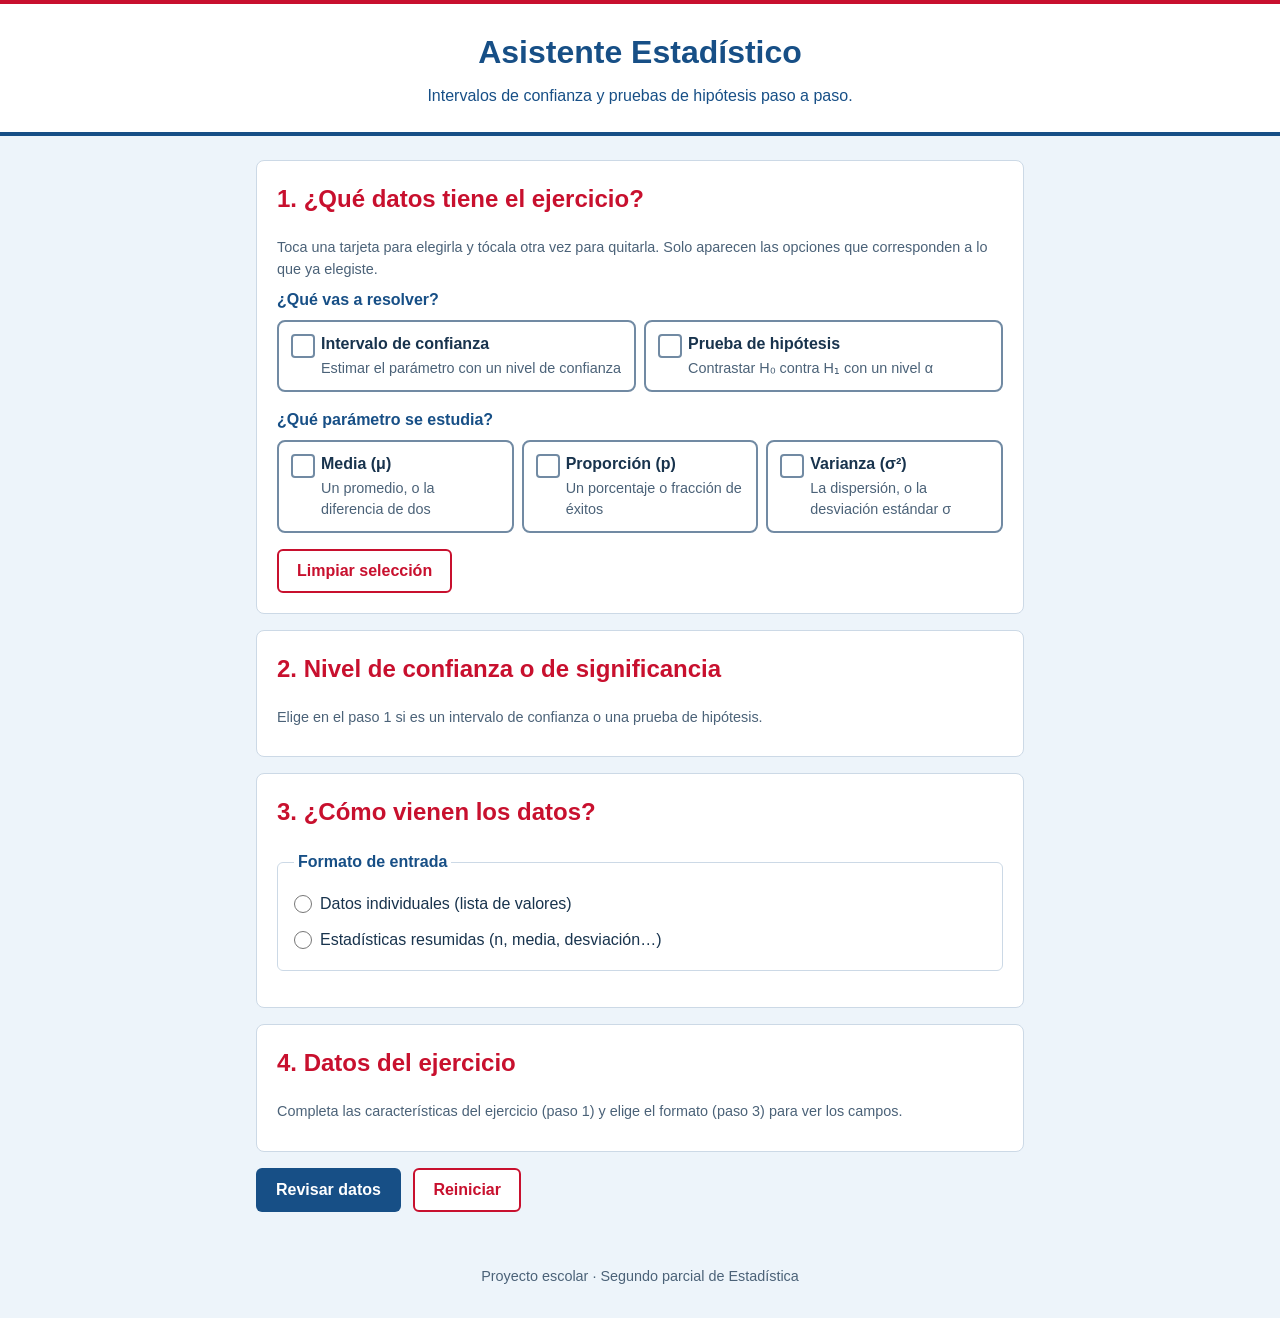
<file: index.html>
<!DOCTYPE html>
<html lang="es">
<head>
  <meta charset="UTF-8">
  <meta name="viewport" content="width=device-width, initial-scale=1.0">
  <title>Asistente Estadístico</title>
  <link rel="icon" type="image/webp" href="favicon.webp">
  <link rel="stylesheet" href="css/estilos.css">
  <script src="js/estadistica.js" defer></script>
  <script src="js/valores-criticos.js" defer></script>
  <script src="js/metodos.js" defer></script>
  <script src="js/selector.js" defer></script>
  <script src="js/intervalos.js" defer></script>
  <script src="js/decisiones.js" defer></script>
  <script src="js/pruebas.js" defer></script>
  <script src="js/presentacion.js" defer></script>
  <script src="js/app.js" defer></script>
</head>
<body>
  <header class="encabezado">
    <h1>Asistente Estadístico</h1>
    <p>Intervalos de confianza y pruebas de hipótesis paso a paso.</p>
  </header>

  <main class="contenido">

    <form id="formulario-ejercicio" novalidate>

      <section class="tarjeta" id="selector">
        <h2>1. ¿Qué datos tiene el ejercicio?</h2>
        <p class="ayuda">Toca una tarjeta para elegirla y tócala otra vez para quitarla. Solo aparecen las opciones que corresponden a lo que ya elegiste.</p>

        <div class="grupo-tarjetas" role="group" aria-labelledby="pregunta-tipo" data-pregunta="tipo">
          <h3 id="pregunta-tipo">¿Qué vas a resolver?</h3>
          <div class="tarjetas-opciones">
            <button type="button" class="tarjeta-opcion" data-pregunta="tipo" data-valor="intervalo" aria-pressed="false">
              <span class="tarjeta-titulo">Intervalo de confianza</span>
              <span class="tarjeta-detalle">Estimar el parámetro con un nivel de confianza</span>
            </button>
            <button type="button" class="tarjeta-opcion" data-pregunta="tipo" data-valor="prueba" aria-pressed="false">
              <span class="tarjeta-titulo">Prueba de hipótesis</span>
              <span class="tarjeta-detalle">Contrastar H₀ contra H₁ con un nivel α</span>
            </button>
          </div>
        </div>

        <div class="grupo-tarjetas" role="group" aria-labelledby="pregunta-parametro" data-pregunta="parametro">
          <h3 id="pregunta-parametro">¿Qué parámetro se estudia?</h3>
          <div class="tarjetas-opciones">
            <button type="button" class="tarjeta-opcion" data-pregunta="parametro" data-valor="media" aria-pressed="false">
              <span class="tarjeta-titulo">Media (μ)</span>
              <span class="tarjeta-detalle">Un promedio, o la diferencia de dos</span>
            </button>
            <button type="button" class="tarjeta-opcion" data-pregunta="parametro" data-valor="proporcion" aria-pressed="false">
              <span class="tarjeta-titulo">Proporción (p)</span>
              <span class="tarjeta-detalle">Un porcentaje o fracción de éxitos</span>
            </button>
            <button type="button" class="tarjeta-opcion" data-pregunta="parametro" data-valor="varianza" aria-pressed="false">
              <span class="tarjeta-titulo">Varianza (σ²)</span>
              <span class="tarjeta-detalle">La dispersión, o la desviación estándar σ</span>
            </button>
          </div>
        </div>

        <div class="grupo-tarjetas" role="group" aria-labelledby="pregunta-muestras" data-pregunta="muestras" hidden>
          <h3 id="pregunta-muestras">¿Cuántas muestras hay?</h3>
          <div class="tarjetas-opciones">
            <button type="button" class="tarjeta-opcion" data-pregunta="muestras" data-valor="una" aria-pressed="false">
              <span class="tarjeta-titulo">Una muestra</span>
              <span class="tarjeta-detalle">Un solo grupo de datos</span>
            </button>
            <button type="button" class="tarjeta-opcion" data-pregunta="muestras" data-valor="dos" aria-pressed="false">
              <span class="tarjeta-titulo">Dos muestras</span>
              <span class="tarjeta-detalle">Se comparan dos grupos de datos</span>
            </button>
          </div>
        </div>

        <div class="grupo-tarjetas" role="group" aria-labelledby="pregunta-relacion" data-pregunta="relacion" hidden>
          <h3 id="pregunta-relacion">¿Cómo se relacionan las dos muestras?</h3>
          <div class="tarjetas-opciones">
            <button type="button" class="tarjeta-opcion" data-pregunta="relacion" data-valor="independientes" aria-pressed="false">
              <span class="tarjeta-titulo">Independientes</span>
              <span class="tarjeta-detalle">Grupos distintos; pueden tener distinto tamaño</span>
            </button>
            <button type="button" class="tarjeta-opcion" data-pregunta="relacion" data-valor="pareadas" aria-pressed="false">
              <span class="tarjeta-titulo">Pareadas</span>
              <span class="tarjeta-detalle">Los mismos sujetos medidos dos veces (antes y después)</span>
            </button>
          </div>
        </div>

        <div class="grupo-tarjetas" role="group" aria-labelledby="pregunta-sigma" data-pregunta="sigma" hidden>
          <h3 id="pregunta-sigma">¿El enunciado da la desviación estándar poblacional (σ)?</h3>
          <div class="tarjetas-opciones">
            <button type="button" class="tarjeta-opcion" data-pregunta="sigma" data-valor="conocida" aria-pressed="false">
              <span class="tarjeta-titulo">σ conocida</span>
              <span class="tarjeta-detalle">El enunciado da σ (en dos muestras, σ₁ y σ₂)</span>
            </button>
            <button type="button" class="tarjeta-opcion" data-pregunta="sigma" data-valor="desconocida" aria-pressed="false">
              <span class="tarjeta-titulo">σ desconocida</span>
              <span class="tarjeta-detalle">Solo hay la desviación de la muestra (s) o los datos</span>
            </button>
          </div>
        </div>

        <div class="grupo-tarjetas" role="group" aria-labelledby="pregunta-varianzas" data-pregunta="varianzas" hidden>
          <h3 id="pregunta-varianzas">¿Qué supone el enunciado sobre las varianzas poblacionales?</h3>
          <div class="tarjetas-opciones">
            <button type="button" class="tarjeta-opcion" data-pregunta="varianzas" data-valor="iguales" aria-pressed="false">
              <span class="tarjeta-titulo">Iguales</span>
              <span class="tarjeta-detalle">σ₁² = σ₂²</span>
            </button>
            <button type="button" class="tarjeta-opcion" data-pregunta="varianzas" data-valor="diferentes" aria-pressed="false">
              <span class="tarjeta-titulo">Diferentes</span>
              <span class="tarjeta-detalle">σ₁² ≠ σ₂²</span>
            </button>
          </div>
        </div>

        <div id="vista-metodo" class="vista-metodo" role="status" aria-live="polite" hidden></div>

        <button type="button" id="boton-limpiar-seleccion" class="secundario">Limpiar selección</button>
      </section>

      <section class="tarjeta">
        <h2>2. Nivel de confianza o de significancia</h2>

        <p id="aviso-nivel" class="ayuda">Elige en el paso 1 si es un intervalo de confianza o una prueba de hipótesis.</p>

        <div class="campo condicional" data-tipo="intervalo">
          <label for="nivel-confianza">Nivel de confianza (%)</label>
          <input type="number" id="nivel-confianza" name="nivel-confianza"
                 value="95" step="any" inputmode="decimal" aria-describedby="ayuda-confianza">
          <p class="ayuda" id="ayuda-confianza">Escribe un porcentaje, por ejemplo 90, 95 o 99.</p>
        </div>

        <div class="campo condicional" data-tipo="prueba">
          <label for="nivel-significancia">Nivel de significancia (α)</label>
          <input type="number" id="nivel-significancia" name="nivel-significancia"
                 value="0.05" step="any" inputmode="decimal" aria-describedby="ayuda-significancia">
          <p class="ayuda" id="ayuda-significancia">Escribe un valor entre 0 y 1, por ejemplo 0.01, 0.05 o 0.10.</p>
        </div>
      </section>

      <section class="tarjeta">
        <h2>3. ¿Cómo vienen los datos?</h2>

        <fieldset class="opciones">
          <legend>Formato de entrada</legend>
          <label class="opcion">
            <input type="radio" name="formato" value="lista">
            Datos individuales (lista de valores)
          </label>
          <label class="opcion">
            <input type="radio" name="formato" value="resumen">
            Estadísticas resumidas (n, media, desviación…)
          </label>
        </fieldset>
      </section>

      <section class="tarjeta">
        <h2>4. Datos del ejercicio</h2>

        <p id="aviso-datos" class="ayuda">Completa las características del ejercicio (paso 1) y elige el formato (paso 3) para ver los campos.</p>

        <!-- Una media -->
        <fieldset class="bloque condicional" data-caso="una-media" data-formato="lista">
          <legend>Datos de la muestra</legend>
          <div class="campo">
            <label for="media-datos">Observaciones</label>
            <textarea id="media-datos" name="media-datos" rows="3" aria-describedby="ayuda-media-datos"></textarea>
            <p class="ayuda" id="ayuda-media-datos">Separa los valores con comas, espacios o saltos de línea (12.5, 14, 15.2). Si usas coma decimal, separa con punto y coma (12,5; 14; 15,2).</p>
          </div>
        </fieldset>

        <fieldset class="bloque condicional" data-caso="una-media" data-formato="resumen">
          <legend>Estadísticas de la muestra</legend>
          <div class="campo">
            <label for="media-n">Tamaño de muestra (n)</label>
            <input type="number" id="media-n" name="media-n" min="1" step="1" inputmode="numeric">
          </div>
          <div class="campo">
            <label for="media-xbarra">Media muestral (x̄)</label>
            <input type="number" id="media-xbarra" name="media-xbarra" step="any" inputmode="decimal">
          </div>
        </fieldset>

        <fieldset class="bloque condicional" data-caso="una-media" data-formato="lista resumen" data-sigma="conocida">
          <legend>Dato poblacional</legend>
          <div class="campo">
            <label for="media-sigma">Desviación estándar poblacional (σ)</label>
            <input type="number" id="media-sigma" name="media-sigma" min="0" step="any" inputmode="decimal">
          </div>
        </fieldset>

        <fieldset class="bloque condicional" data-tipo="intervalo" data-caso="una-media" data-formato="lista resumen" data-sigma="conocida">
          <legend>Tamaño de muestra (opcional)</legend>
          <div class="campo">
            <label for="media-error">Error máximo deseado (e)</label>
            <input type="number" id="media-error" name="media-error" min="0" step="any" inputmode="decimal" aria-describedby="ayuda-media-error">
            <p class="ayuda" id="ayuda-media-error">Si el ejercicio pregunta qué tamaño de muestra se necesita, escribe el error máximo permitido. Se calcula n = (z<sub>α/2</sub> · σ / e)².</p>
          </div>
        </fieldset>

        <fieldset class="bloque condicional" data-caso="una-media" data-formato="resumen" data-sigma="desconocida">
          <legend>Dispersión de la muestra</legend>
          <div class="campo">
            <label for="media-s">Desviación estándar muestral (s)</label>
            <input type="number" id="media-s" name="media-s" min="0" step="any" inputmode="decimal">
          </div>
        </fieldset>

        <!-- Una proporción -->
        <fieldset class="bloque condicional" data-caso="una-proporcion" data-formato="lista">
          <legend>Resultados de la muestra</legend>
          <div class="campo">
            <label for="prop-datos">Resultados (1 = éxito, 0 = fracaso)</label>
            <textarea id="prop-datos" name="prop-datos" rows="3" aria-describedby="ayuda-prop-datos"></textarea>
            <p class="ayuda" id="ayuda-prop-datos">Escribe solo 0 y 1, separados por comas, espacios o punto y coma. Ejemplo: 1, 0, 1, 1, 0</p>
          </div>
        </fieldset>

        <fieldset class="bloque condicional" data-caso="una-proporcion" data-formato="resumen">
          <legend>Estadísticas de la muestra</legend>
          <div class="campo">
            <label for="prop-n">Tamaño de muestra (n)</label>
            <input type="number" id="prop-n" name="prop-n" min="1" step="1" inputmode="numeric">
          </div>
          <p class="ayuda">Llena solo uno de los dos campos siguientes, según lo que dé el enunciado.</p>
          <div class="campo">
            <label for="prop-x">Número de éxitos (x)</label>
            <input type="number" id="prop-x" name="prop-x" min="0" step="1" inputmode="numeric">
          </div>
          <div class="campo">
            <label for="prop-phat">Proporción muestral (p̂)</label>
            <input type="number" id="prop-phat" name="prop-phat" min="0" max="1" step="any" inputmode="decimal" aria-describedby="ayuda-prop-phat">
            <p class="ayuda" id="ayuda-prop-phat">Entre 0 y 1. Si te dan un porcentaje, divide entre 100 (35 % → 0.35).</p>
          </div>
        </fieldset>

        <fieldset class="bloque condicional" data-tipo="intervalo" data-caso="una-proporcion" data-formato="lista resumen">
          <legend>Tamaño de muestra (opcional)</legend>
          <div class="campo">
            <label for="prop-error">Error máximo deseado (e)</label>
            <input type="number" id="prop-error" name="prop-error" min="0" max="1" step="any" inputmode="decimal" aria-describedby="ayuda-prop-error">
            <p class="ayuda" id="ayuda-prop-error">Si el ejercicio pregunta qué tamaño de muestra se necesita, escribe el error máximo permitido entre 0 y 1 (3 % → 0.03). Se calcula n = z<sub>α/2</sub>² · p · q / e² con la p de la muestra.</p>
          </div>
        </fieldset>

        <!-- Una varianza -->
        <fieldset class="bloque condicional" data-caso="una-varianza" data-formato="lista">
          <legend>Datos de la muestra</legend>
          <div class="campo">
            <label for="var-datos">Observaciones</label>
            <textarea id="var-datos" name="var-datos" rows="3" aria-describedby="ayuda-var-datos"></textarea>
            <p class="ayuda" id="ayuda-var-datos">Separa los valores con comas, espacios o saltos de línea (12.5, 14, 15.2). Si usas coma decimal, separa con punto y coma (12,5; 14; 15,2).</p>
          </div>
        </fieldset>

        <fieldset class="bloque condicional" data-caso="una-varianza" data-formato="resumen">
          <legend>Estadísticas de la muestra</legend>
          <div class="campo">
            <label for="var-n">Tamaño de muestra (n)</label>
            <input type="number" id="var-n" name="var-n" min="1" step="1" inputmode="numeric">
          </div>
          <p class="ayuda">Llena solo uno de los dos campos siguientes, según lo que dé el enunciado.</p>
          <div class="campo">
            <label for="var-s">Desviación estándar muestral (s)</label>
            <input type="number" id="var-s" name="var-s" min="0" step="any" inputmode="decimal">
          </div>
          <div class="campo">
            <label for="var-s2">Varianza muestral (s²)</label>
            <input type="number" id="var-s2" name="var-s2" min="0" step="any" inputmode="decimal">
          </div>
        </fieldset>

        <!-- Dos medias (muestras independientes) -->
        <fieldset class="bloque condicional" data-caso="dos-medias" data-formato="lista">
          <legend>Datos de las muestras</legend>
          <div class="dos-columnas">
            <div class="campo">
              <label for="dm1-datos">Observaciones de la muestra 1</label>
              <textarea id="dm1-datos" name="dm1-datos" rows="3" aria-describedby="ayuda-dm-datos"></textarea>
            </div>
            <div class="campo">
              <label for="dm2-datos">Observaciones de la muestra 2</label>
              <textarea id="dm2-datos" name="dm2-datos" rows="3" aria-describedby="ayuda-dm-datos"></textarea>
            </div>
          </div>
          <p class="ayuda" id="ayuda-dm-datos">Separa los valores con comas, espacios o saltos de línea (12.5, 14, 15.2). Si usas coma decimal, separa con punto y coma (12,5; 14; 15,2). Las muestras pueden tener distinto tamaño.</p>
        </fieldset>

        <fieldset class="bloque condicional" data-caso="dos-medias" data-formato="resumen">
          <legend>Estadísticas de las muestras</legend>
          <div class="dos-columnas">
            <div>
              <div class="campo">
                <label for="dm1-n">Tamaño de la muestra 1 (n₁)</label>
                <input type="number" id="dm1-n" name="dm1-n" min="1" step="1" inputmode="numeric">
              </div>
              <div class="campo">
                <label for="dm1-xbarra">Media de la muestra 1 (x̄₁)</label>
                <input type="number" id="dm1-xbarra" name="dm1-xbarra" step="any" inputmode="decimal">
              </div>
            </div>
            <div>
              <div class="campo">
                <label for="dm2-n">Tamaño de la muestra 2 (n₂)</label>
                <input type="number" id="dm2-n" name="dm2-n" min="1" step="1" inputmode="numeric">
              </div>
              <div class="campo">
                <label for="dm2-xbarra">Media de la muestra 2 (x̄₂)</label>
                <input type="number" id="dm2-xbarra" name="dm2-xbarra" step="any" inputmode="decimal">
              </div>
            </div>
          </div>
        </fieldset>

        <fieldset class="bloque condicional" data-caso="dos-medias" data-formato="lista resumen" data-sigma="conocida">
          <legend>Datos poblacionales</legend>
          <div class="dos-columnas">
            <div class="campo">
              <label for="dm1-sigma">Desviación poblacional 1 (σ₁)</label>
              <input type="number" id="dm1-sigma" name="dm1-sigma" min="0" step="any" inputmode="decimal">
            </div>
            <div class="campo">
              <label for="dm2-sigma">Desviación poblacional 2 (σ₂)</label>
              <input type="number" id="dm2-sigma" name="dm2-sigma" min="0" step="any" inputmode="decimal">
            </div>
          </div>
        </fieldset>

        <fieldset class="bloque condicional" data-caso="dos-medias" data-formato="resumen" data-sigma="desconocida">
          <legend>Dispersión de las muestras</legend>
          <div class="dos-columnas">
            <div class="campo">
              <label for="dm1-s">Desviación muestral 1 (s₁)</label>
              <input type="number" id="dm1-s" name="dm1-s" min="0" step="any" inputmode="decimal">
            </div>
            <div class="campo">
              <label for="dm2-s">Desviación muestral 2 (s₂)</label>
              <input type="number" id="dm2-s" name="dm2-s" min="0" step="any" inputmode="decimal">
            </div>
          </div>
        </fieldset>

        <!-- Dos proporciones -->
        <fieldset class="bloque condicional" data-caso="dos-proporciones" data-formato="lista">
          <legend>Resultados de las muestras</legend>
          <div class="dos-columnas">
            <div class="campo">
              <label for="dp1-datos">Resultados de la muestra 1</label>
              <textarea id="dp1-datos" name="dp1-datos" rows="3" aria-describedby="ayuda-dp-datos"></textarea>
            </div>
            <div class="campo">
              <label for="dp2-datos">Resultados de la muestra 2</label>
              <textarea id="dp2-datos" name="dp2-datos" rows="3" aria-describedby="ayuda-dp-datos"></textarea>
            </div>
          </div>
          <p class="ayuda" id="ayuda-dp-datos">Escribe 1 para éxito y 0 para fracaso, separados por comas, espacios o punto y coma.</p>
        </fieldset>

        <fieldset class="bloque condicional" data-caso="dos-proporciones" data-formato="resumen">
          <legend>Estadísticas de las muestras</legend>
          <p class="ayuda">En cada muestra llena el número de éxitos (x) o la proporción (p̂), no ambos.</p>
          <div class="dos-columnas">
            <div>
              <div class="campo">
                <label for="dp1-n">Tamaño de la muestra 1 (n₁)</label>
                <input type="number" id="dp1-n" name="dp1-n" min="1" step="1" inputmode="numeric">
              </div>
              <div class="campo">
                <label for="dp1-x">Éxitos en la muestra 1 (x₁)</label>
                <input type="number" id="dp1-x" name="dp1-x" min="0" step="1" inputmode="numeric">
              </div>
              <div class="campo">
                <label for="dp1-phat">Proporción de la muestra 1 (p̂₁)</label>
                <input type="number" id="dp1-phat" name="dp1-phat" min="0" max="1" step="any" inputmode="decimal">
              </div>
            </div>
            <div>
              <div class="campo">
                <label for="dp2-n">Tamaño de la muestra 2 (n₂)</label>
                <input type="number" id="dp2-n" name="dp2-n" min="1" step="1" inputmode="numeric">
              </div>
              <div class="campo">
                <label for="dp2-x">Éxitos en la muestra 2 (x₂)</label>
                <input type="number" id="dp2-x" name="dp2-x" min="0" step="1" inputmode="numeric">
              </div>
              <div class="campo">
                <label for="dp2-phat">Proporción de la muestra 2 (p̂₂)</label>
                <input type="number" id="dp2-phat" name="dp2-phat" min="0" max="1" step="any" inputmode="decimal">
              </div>
            </div>
          </div>
        </fieldset>

        <!-- Cociente de varianzas -->
        <fieldset class="bloque condicional" data-caso="cociente-varianzas" data-formato="lista">
          <legend>Datos de las muestras</legend>
          <div class="dos-columnas">
            <div class="campo">
              <label for="cv1-datos">Observaciones de la muestra 1</label>
              <textarea id="cv1-datos" name="cv1-datos" rows="3" aria-describedby="ayuda-cv-datos"></textarea>
            </div>
            <div class="campo">
              <label for="cv2-datos">Observaciones de la muestra 2</label>
              <textarea id="cv2-datos" name="cv2-datos" rows="3" aria-describedby="ayuda-cv-datos"></textarea>
            </div>
          </div>
          <p class="ayuda" id="ayuda-cv-datos">Separa los valores con comas, espacios o saltos de línea (12.5, 14, 15.2). Si usas coma decimal, separa con punto y coma (12,5; 14; 15,2).</p>
        </fieldset>

        <fieldset class="bloque condicional" data-caso="cociente-varianzas" data-formato="resumen">
          <legend>Estadísticas de las muestras</legend>
          <p class="ayuda">En cada muestra llena la desviación (s) o la varianza (s²), no ambas.</p>
          <div class="dos-columnas">
            <div>
              <div class="campo">
                <label for="cv1-n">Tamaño de la muestra 1 (n₁)</label>
                <input type="number" id="cv1-n" name="cv1-n" min="1" step="1" inputmode="numeric">
              </div>
              <div class="campo">
                <label for="cv1-s">Desviación muestral 1 (s₁)</label>
                <input type="number" id="cv1-s" name="cv1-s" min="0" step="any" inputmode="decimal">
              </div>
              <div class="campo">
                <label for="cv1-s2">Varianza muestral 1 (s₁²)</label>
                <input type="number" id="cv1-s2" name="cv1-s2" min="0" step="any" inputmode="decimal">
              </div>
            </div>
            <div>
              <div class="campo">
                <label for="cv2-n">Tamaño de la muestra 2 (n₂)</label>
                <input type="number" id="cv2-n" name="cv2-n" min="1" step="1" inputmode="numeric">
              </div>
              <div class="campo">
                <label for="cv2-s">Desviación muestral 2 (s₂)</label>
                <input type="number" id="cv2-s" name="cv2-s" min="0" step="any" inputmode="decimal">
              </div>
              <div class="campo">
                <label for="cv2-s2">Varianza muestral 2 (s₂²)</label>
                <input type="number" id="cv2-s2" name="cv2-s2" min="0" step="any" inputmode="decimal">
              </div>
            </div>
          </div>
        </fieldset>

        <!-- Muestras pareadas -->
        <fieldset class="bloque condicional" data-caso="pareadas" data-formato="lista">
          <legend>Datos pareados</legend>
          <div class="dos-columnas">
            <div class="campo">
              <label for="par1-datos">Muestra 1 (por ejemplo, "antes")</label>
              <textarea id="par1-datos" name="par1-datos" rows="3" aria-describedby="ayuda-par-datos"></textarea>
            </div>
            <div class="campo">
              <label for="par2-datos">Muestra 2 (por ejemplo, "después")</label>
              <textarea id="par2-datos" name="par2-datos" rows="3" aria-describedby="ayuda-par-datos"></textarea>
            </div>
          </div>
          <p class="ayuda" id="ayuda-par-datos">Separa los valores con comas, espacios o saltos de línea (12.5, 14, 15.2). Si usas coma decimal, separa con punto y coma (12,5; 14; 15,2). Ambas listas deben tener la misma cantidad de valores y estar en el mismo orden: el primer valor de la muestra 1 va con el primero de la muestra 2, y así sucesivamente.</p>
        </fieldset>

        <fieldset class="bloque condicional" data-caso="pareadas" data-formato="resumen">
          <legend>Estadísticas de las diferencias (d = muestra 1 − muestra 2)</legend>
          <div class="campo">
            <label for="par-n">Número de pares (n)</label>
            <input type="number" id="par-n" name="par-n" min="1" step="1" inputmode="numeric">
          </div>
          <div class="campo">
            <label for="par-dbarra">Media de las diferencias (d̄)</label>
            <input type="number" id="par-dbarra" name="par-dbarra" step="any" inputmode="decimal">
          </div>
          <div class="campo">
            <label for="par-sd">Desviación estándar de las diferencias (s_d)</label>
            <input type="number" id="par-sd" name="par-sd" min="0" step="any" inputmode="decimal">
          </div>
        </fieldset>

        <!-- Hipótesis (solo en pruebas de hipótesis, Parte 9) -->
        <fieldset class="bloque condicional" data-tipo="prueba" data-formato="lista resumen"
                  data-caso="una-media una-proporcion una-varianza dos-medias dos-proporciones cociente-varianzas pareadas">
          <legend>Hipótesis</legend>

          <div class="campo condicional" data-caso="una-media una-proporcion una-varianza dos-medias pareadas">
            <label for="h0-valor">
              Valor del parámetro en la hipótesis nula
              <span class="condicional" data-caso="una-media">(μ₀ en H₀: μ = μ₀)</span>
              <span class="condicional" data-caso="una-proporcion">(π₀ en H₀: π = π₀)</span>
              <span class="condicional" data-caso="una-varianza">(σ₀² en H₀: σ² = σ₀²)</span>
              <span class="condicional" data-caso="dos-medias">(d₀ en H₀: μ₁ − μ₂ = d₀)</span>
              <span class="condicional" data-caso="pareadas">(d₀ en H₀: μ_D = d₀)</span>
            </label>
            <input type="number" id="h0-valor" name="h0-valor" step="any" aria-describedby="ayuda-h0-valor">
            <p class="ayuda" id="ayuda-h0-valor">
              <span class="condicional" data-caso="una-media">El valor con el que se compara la media, por ejemplo 70 si H₀ dice μ = 70.</span>
              <span class="condicional" data-caso="una-proporcion">Entre 0 y 1, sin incluirlos. Si te dan un porcentaje, divide entre 100 (40 % → 0.4).</span>
              <span class="condicional" data-caso="una-varianza">Es una varianza. Si el enunciado da la desviación σ₀, elévala al cuadrado (σ₀ = 3 → 9).</span>
              <span class="condicional" data-caso="dos-medias pareadas">Si H₀ dice que las dos medias son iguales, escribe 0.</span>
            </p>
          </div>
          <p class="ayuda condicional" data-caso="dos-proporciones">H₀: π₁ = π₂ (es decir, π₁ − π₂ = 0). Solo se admite esta hipótesis nula.</p>
          <p class="ayuda condicional" data-caso="cociente-varianzas">H₀: σ₁² = σ₂² (es decir, σ₁² / σ₂² = 1). Solo se admite esta hipótesis nula.</p>

          <fieldset class="opciones" aria-describedby="ayuda-alternativa">
            <legend>Hipótesis alternativa (H₁) y tipo de prueba</legend>
            <p class="ayuda" id="ayuda-alternativa">
              <span class="condicional" data-caso="una-media">μ₀ es el valor de referencia de H₀ (el que escribiste arriba).</span>
              <span class="condicional" data-caso="una-proporcion">π₀ es el valor de referencia de H₀ (el que escribiste arriba).</span>
              <span class="condicional" data-caso="una-varianza">σ₀² es el valor de referencia de H₀ (el que escribiste arriba).</span>
              <span class="condicional" data-caso="dos-medias">d₀ es el valor de referencia de H₀ (el que escribiste arriba). Con d₀ = 0, μ₁ − μ₂ &lt; 0 significa μ₁ &lt; μ₂.</span>
              <span class="condicional" data-caso="pareadas">d₀ es el valor de referencia de H₀ (el que escribiste arriba); μ_D = μ₁ − μ₂. Con d₀ = 0, μ_D &lt; 0 significa μ₁ &lt; μ₂.</span>
              <span class="condicional" data-caso="dos-proporciones">El 0 es el valor de referencia de H₀ (π₁ = π₂). π₁ − π₂ &lt; 0 significa π₁ &lt; π₂.</span>
              <span class="condicional" data-caso="cociente-varianzas">El 1 es el valor de referencia de H₀ (σ₁² = σ₂²). σ₁² / σ₂² &lt; 1 significa σ₁² &lt; σ₂².</span>
            </p>
            <label class="opcion">
              <input type="radio" name="alternativa" value="dos-colas">
              H₁:
              <span class="condicional" data-caso="una-media">μ ≠ μ₀</span>
              <span class="condicional" data-caso="una-proporcion">π ≠ π₀</span>
              <span class="condicional" data-caso="una-varianza">σ² ≠ σ₀²</span>
              <span class="condicional" data-caso="dos-medias">μ₁ − μ₂ ≠ d₀</span>
              <span class="condicional" data-caso="pareadas">μ_D ≠ d₀</span>
              <span class="condicional" data-caso="dos-proporciones">π₁ − π₂ ≠ 0</span>
              <span class="condicional" data-caso="cociente-varianzas">σ₁² / σ₂² ≠ 1</span>
              — dos colas
            </label>
            <label class="opcion">
              <input type="radio" name="alternativa" value="izquierda">
              H₁:
              <span class="condicional" data-caso="una-media">μ &lt; μ₀</span>
              <span class="condicional" data-caso="una-proporcion">π &lt; π₀</span>
              <span class="condicional" data-caso="una-varianza">σ² &lt; σ₀²</span>
              <span class="condicional" data-caso="dos-medias">μ₁ − μ₂ &lt; d₀</span>
              <span class="condicional" data-caso="pareadas">μ_D &lt; d₀</span>
              <span class="condicional" data-caso="dos-proporciones">π₁ − π₂ &lt; 0</span>
              <span class="condicional" data-caso="cociente-varianzas">σ₁² / σ₂² &lt; 1</span>
              — cola izquierda
            </label>
            <label class="opcion">
              <input type="radio" name="alternativa" value="derecha">
              H₁:
              <span class="condicional" data-caso="una-media">μ &gt; μ₀</span>
              <span class="condicional" data-caso="una-proporcion">π &gt; π₀</span>
              <span class="condicional" data-caso="una-varianza">σ² &gt; σ₀²</span>
              <span class="condicional" data-caso="dos-medias">μ₁ − μ₂ &gt; d₀</span>
              <span class="condicional" data-caso="pareadas">μ_D &gt; d₀</span>
              <span class="condicional" data-caso="dos-proporciones">π₁ − π₂ &gt; 0</span>
              <span class="condicional" data-caso="cociente-varianzas">σ₁² / σ₂² &gt; 1</span>
              — cola derecha
            </label>
          </fieldset>
        </fieldset>
      </section>

      <div class="acciones">
        <button type="submit">Revisar datos</button>

        <button type="button" id="boton-reiniciar" class="secundario">Reiniciar</button>
        <p id="estado" role="status" aria-live="polite"></p>
      </div>
    </form>

    <!-- Estadísticos calculados a partir de las listas (Parte 3) -->
    <section id="resultados" class="tarjeta" hidden>
      <h2>Estadísticos de los datos</h2>
      <p class="ayuda">Revisa que los valores leídos coincidan con el enunciado antes de resolver el ejercicio.</p>
      <div id="contenido-resultados"></div>
    </section>

    <!-- Método que corresponde al ejercicio (Parte 5) -->
    <section id="metodo" class="tarjeta" hidden>
      <h2>Método identificado</h2>
      <div id="contenido-metodo"></div>
    </section>

    <!-- Intervalo de confianza de una muestra (Parte 6) -->
    <section id="intervalo" class="tarjeta" hidden>
      <h2>Intervalo de confianza</h2>
      <div id="contenido-intervalo"></div>
    </section>

    <!-- Prueba de hipótesis (Parte 9) -->
    <section id="prueba" class="tarjeta" hidden>
      <h2>Prueba de hipótesis</h2>
      <div id="contenido-prueba"></div>
    </section>

    <p id="nota-redondeo" class="ayuda" hidden></p>
  </main>

  <footer class="pie">
    <p>Proyecto escolar · Segundo parcial de Estadística</p>
  </footer>
</body>
</html>
</file>
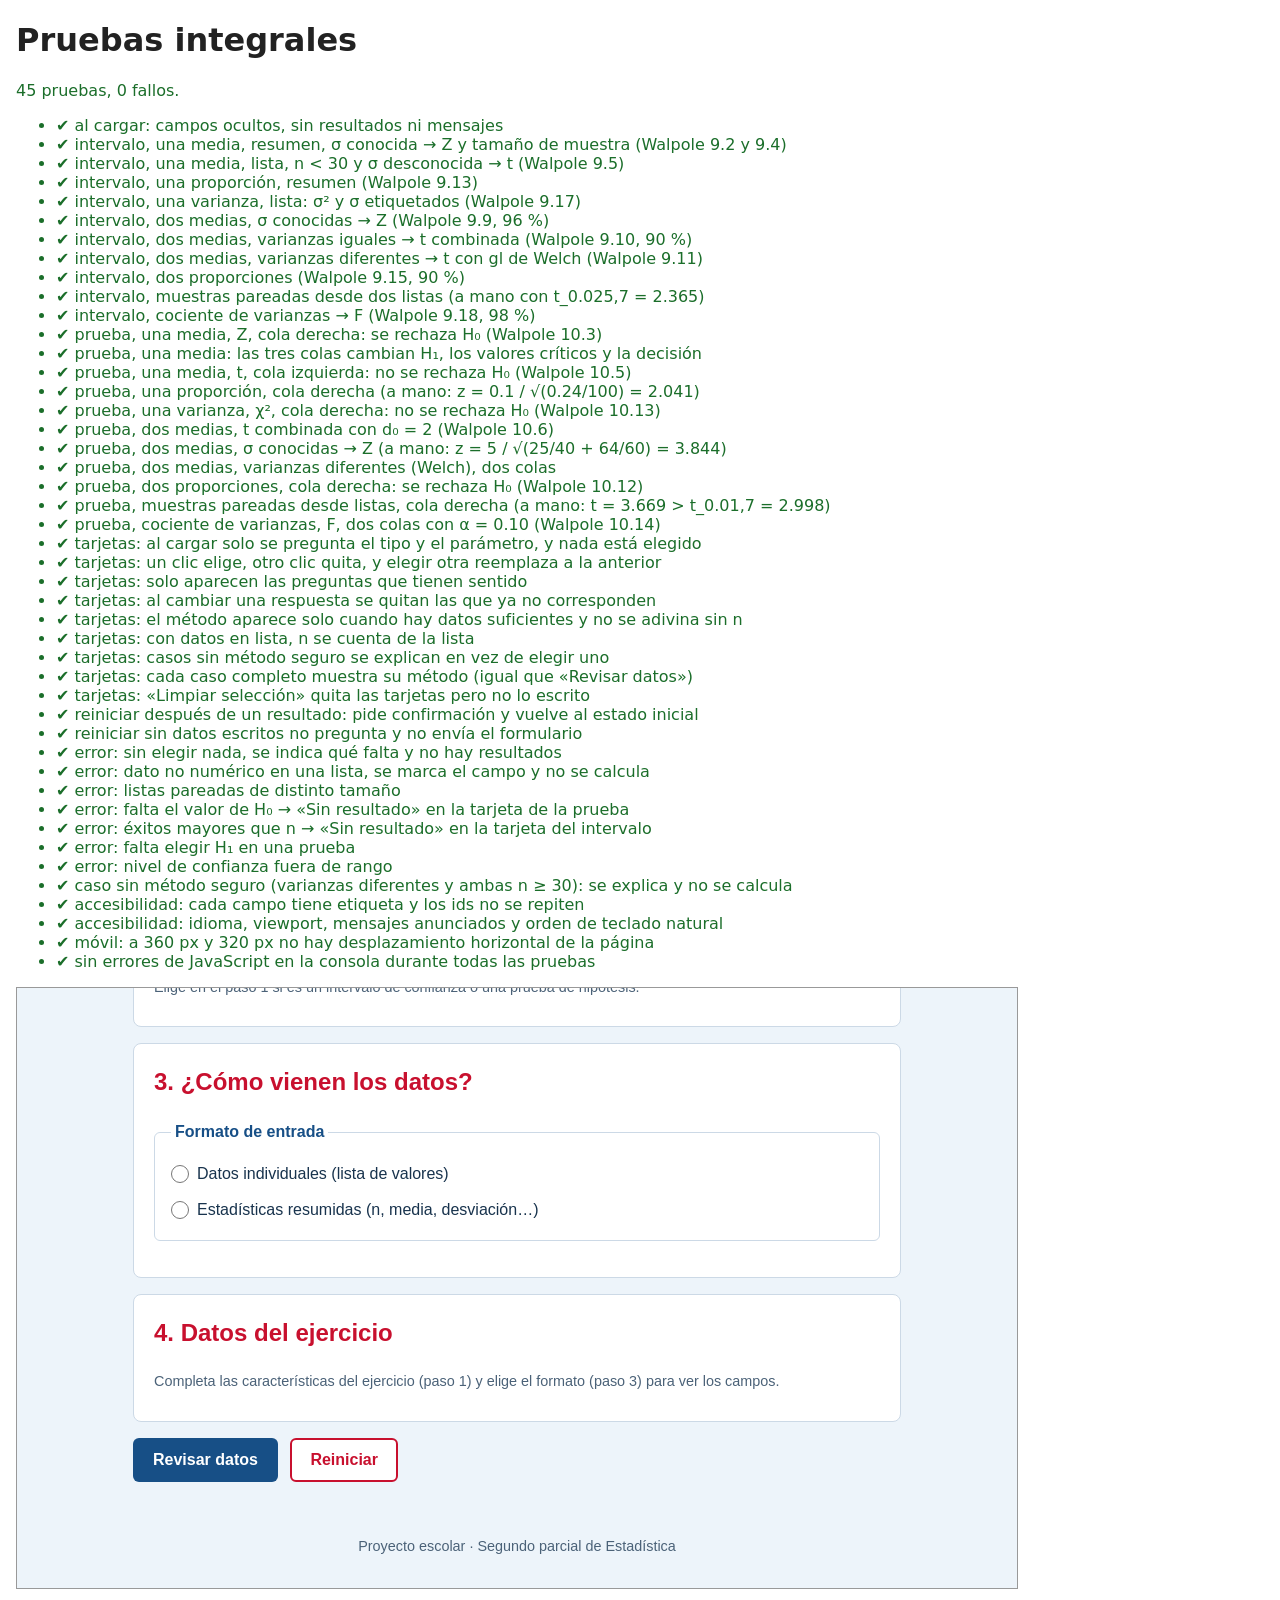
<file: tests/integracion.html>
<!DOCTYPE html>
<html lang="es">
<head>
  <meta charset="UTF-8">
  <meta name="viewport" content="width=device-width, initial-scale=1.0">
  <title>Pruebas integrales</title>
  <style>
    body { font-family: system-ui, sans-serif; margin: 16px; color: #222; background: #fff; }
    .ok { color: #1b6e2a; }
    .fallo { color: #b00020; font-weight: bold; }
    iframe { width: 1000px; max-width: 100%; height: 600px; border: 1px solid #999; }
    pre { white-space: pre-wrap; }
  </style>
</head>
<body>

  <h1>Pruebas integrales</h1>
  <p id="resumen">Ejecutando…</p>
  <ul id="lista"></ul>

  <pre id="salida" hidden></pre>
  <script src="integracion.js"></script>
</body>
</html>
</file>
<file: css/estilos.css>
/* Estilos generales del sitio */

/* Paleta inspirada en las Chivas: rojo, azul y blanco. */
:root {
  --rojo: #c8102e;
  --rojo-oscuro: #9e0c24;
  --rojo-claro: #fdecee;
  --azul: #174f86;
  --azul-oscuro: #10385f;
  --azul-claro: #eaf2fa;
  --texto: #18334d;
  --texto-suave: #4b6278;
  --fondo: #edf4fa;
  --borde: #ccd9e6;
  --borde-campo: #718aa3;
  --encabezado-tabla: #e5eff8;
  --error: #b00020;
}

* {
  box-sizing: border-box;
}

body {
  margin: 0;
  font-family: Arial, Helvetica, sans-serif;
  line-height: 1.5;
  color: var(--texto);
  background-color: var(--fondo);
}

.encabezado {
  padding: 24px 16px;
  text-align: center;
  color: var(--azul);
  background-color: #fff;
  border-top: 4px solid var(--rojo);
  border-bottom: 4px solid var(--azul);
}

.encabezado h1 {
  margin: 0 0 8px;
}

.encabezado p {
  margin: 0;
}

.contenido {
  max-width: 800px;
  margin: 24px auto;
  padding: 0 16px;
}

.tarjeta {
  padding: 20px;
  background-color: #fff;
  border: 1px solid var(--borde);
  border-radius: 8px;
}

.tarjeta h2 {
  margin-top: 0;
  color: var(--rojo);
}

.pie {
  padding: 16px;
  text-align: center;
  font-size: 0.9em;
  color: var(--texto-suave);
}

/* ---------- Formulario del ejercicio (Parte 2) ---------- */

[hidden] {
  display: none !important;
}

.tarjeta + .tarjeta {
  margin-top: 16px;
}

fieldset {
  min-width: 0;
  margin: 0 0 16px;
  padding: 12px 16px;
  border: 1px solid var(--borde);
  border-radius: 6px;
}

legend {
  padding: 0 4px;
  font-weight: bold;
  color: var(--azul);
}

.campo {
  margin-bottom: 14px;
}

.campo label {
  display: block;
  margin-bottom: 4px;
  font-weight: bold;
}

input[type="number"],
select,
textarea {
  width: 100%;
  padding: 8px;
  font: inherit;
  border: 1px solid var(--borde-campo);
  border-radius: 4px;
  background-color: #fff;
}

input[type="number"] {
  max-width: 320px;
}

textarea {
  resize: vertical;
}

.opcion {
  display: flex;
  align-items: center;
  gap: 8px;
  padding: 6px 0;
  cursor: pointer;
}

.opcion input {
  flex-shrink: 0;
  width: 18px;
  height: 18px;
  margin: 0;
  accent-color: var(--rojo);
}

.ayuda {
  margin: 4px 0 8px;
  font-size: 0.9em;
  color: var(--texto-suave);
}

input:focus-visible,
select:focus-visible,
textarea:focus-visible,
button:focus-visible {
  outline: 3px solid var(--azul);
  outline-offset: 2px;
}

.dos-columnas {
  display: grid;
  grid-template-columns: repeat(auto-fit, minmax(min(240px, 100%), 1fr));
  gap: 0 16px;
}

.acciones {
  margin-top: 16px;
}

button {
  padding: 10px 20px;
  font: inherit;
  font-weight: bold;
  color: #fff;
  background-color: var(--azul);
  border: none;
  border-radius: 6px;
  cursor: pointer;
}

button:hover {
  background-color: var(--azul-oscuro);
}

button.secundario {
  margin-left: 8px;
  color: var(--rojo);
  background-color: #fff;
  border: 2px solid var(--rojo);
  padding: 8px 18px;
}

button.secundario:hover {
  background-color: var(--rojo-claro);
}

#estado {
  margin: 12px 0 0;
}

/* ---------- Selector con tarjetas (paso 1) ---------- */

.grupo-tarjetas {
  margin-bottom: 16px;
}

.grupo-tarjetas h3 {
  margin: 0 0 8px;
  font-size: 1rem;
  color: var(--azul);
}

.tarjetas-opciones {
  display: grid;
  grid-template-columns: repeat(auto-fit, minmax(min(200px, 100%), 1fr));
  gap: 8px;
}

button.tarjeta-opcion {
  position: relative;
  display: flex;
  flex-direction: column;
  gap: 2px;
  width: 100%;
  min-height: 48px;
  padding: 10px 12px 10px 42px;
  text-align: left;
  font-weight: normal;
  color: var(--texto);
  background-color: #fff;
  border: 2px solid var(--borde-campo);
  border-radius: 8px;
}

button.tarjeta-opcion:hover {
  background-color: var(--azul-claro);
}

button.tarjeta-opcion::before {
  content: "";
  position: absolute;
  top: 12px;
  left: 12px;
  width: 20px;
  height: 20px;
  border: 2px solid var(--borde-campo);
  border-radius: 4px;
  background-color: #fff;
}

button.tarjeta-opcion[aria-pressed="true"] {
  background-color: var(--azul-claro);
  border-color: var(--azul);
  box-shadow: inset 0 0 0 1px var(--azul);
}

button.tarjeta-opcion[aria-pressed="true"]::before {
  content: "✓";
  font-size: 14px;
  font-weight: bold;
  line-height: 16px;
  text-align: center;
  color: #fff;
  background-color: var(--rojo);
  border-color: var(--rojo);
}

.tarjeta-titulo {
  font-weight: bold;
}

.tarjeta-detalle {
  font-size: 0.9em;
  color: var(--texto-suave);
}

.vista-metodo {
  margin: 4px 0 12px;
  padding: 12px 16px;
  background-color: var(--encabezado-tabla);
  border-left: 4px solid var(--borde-campo);
  border-radius: 4px;
}

.vista-metodo[data-estado="identificado"] {
  border-left-color: var(--azul);
}

.vista-metodo[data-estado="no-determinado"] {
  border-left-color: var(--error);
}

.vista-metodo h3 {
  margin: 0 0 4px;
  font-size: 1rem;
  color: var(--azul);
}

.vista-metodo p,
.vista-metodo ul {
  margin: 4px 0;
}

#boton-limpiar-seleccion {
  margin-left: 0;
}

/* ---------- Estadísticos de los datos (Parte 3) ---------- */

#estado {
  white-space: pre-line;
}

#estado.error {
  color: var(--error);
}

textarea[aria-invalid="true"] {
  border: 2px solid var(--error);
}

#resultados,
#metodo {
  margin-top: 16px;
}

/* ---------- Método identificado (Parte 5) ---------- */

#metodo h3 {
  margin: 0 0 8px;
}

#metodo .no-determinado {
  color: var(--error);
}

/* ---------- Intervalo de confianza (Parte 6) y prueba de hipótesis (Parte 9) ---------- */

#intervalo,
#prueba {
  margin-top: 16px;
}

#intervalo h3,
#prueba h3 {
  margin: 20px 0 4px;
}

#intervalo h3:first-child,
#prueba h3:first-child {
  margin-top: 0;
}

#intervalo h4,
#prueba h4 {
  margin: 12px 0 4px;
  font-size: 1rem;
}

#intervalo td,
#prueba td {
  overflow-wrap: anywhere;
}

.resultado-intervalo {
  font-size: 1.25rem;
  font-weight: bold;
}

#intervalo .aviso,
#prueba .aviso {
  color: var(--error);
}

#resultados h3 {
  margin: 20px 0 4px;
}

#contenido-resultados p {
  overflow-wrap: anywhere;
}

.tabla-contenedor {
  overflow-x: auto;
  margin-bottom: 12px;
}

table {
  border-collapse: collapse;
  width: 100%;
}

th,
td {
  padding: 6px 8px;
  text-align: left;
  border: 1px solid var(--borde);
}

th {
  color: var(--azul);
  background-color: var(--encabezado-tabla);
}
</file>
